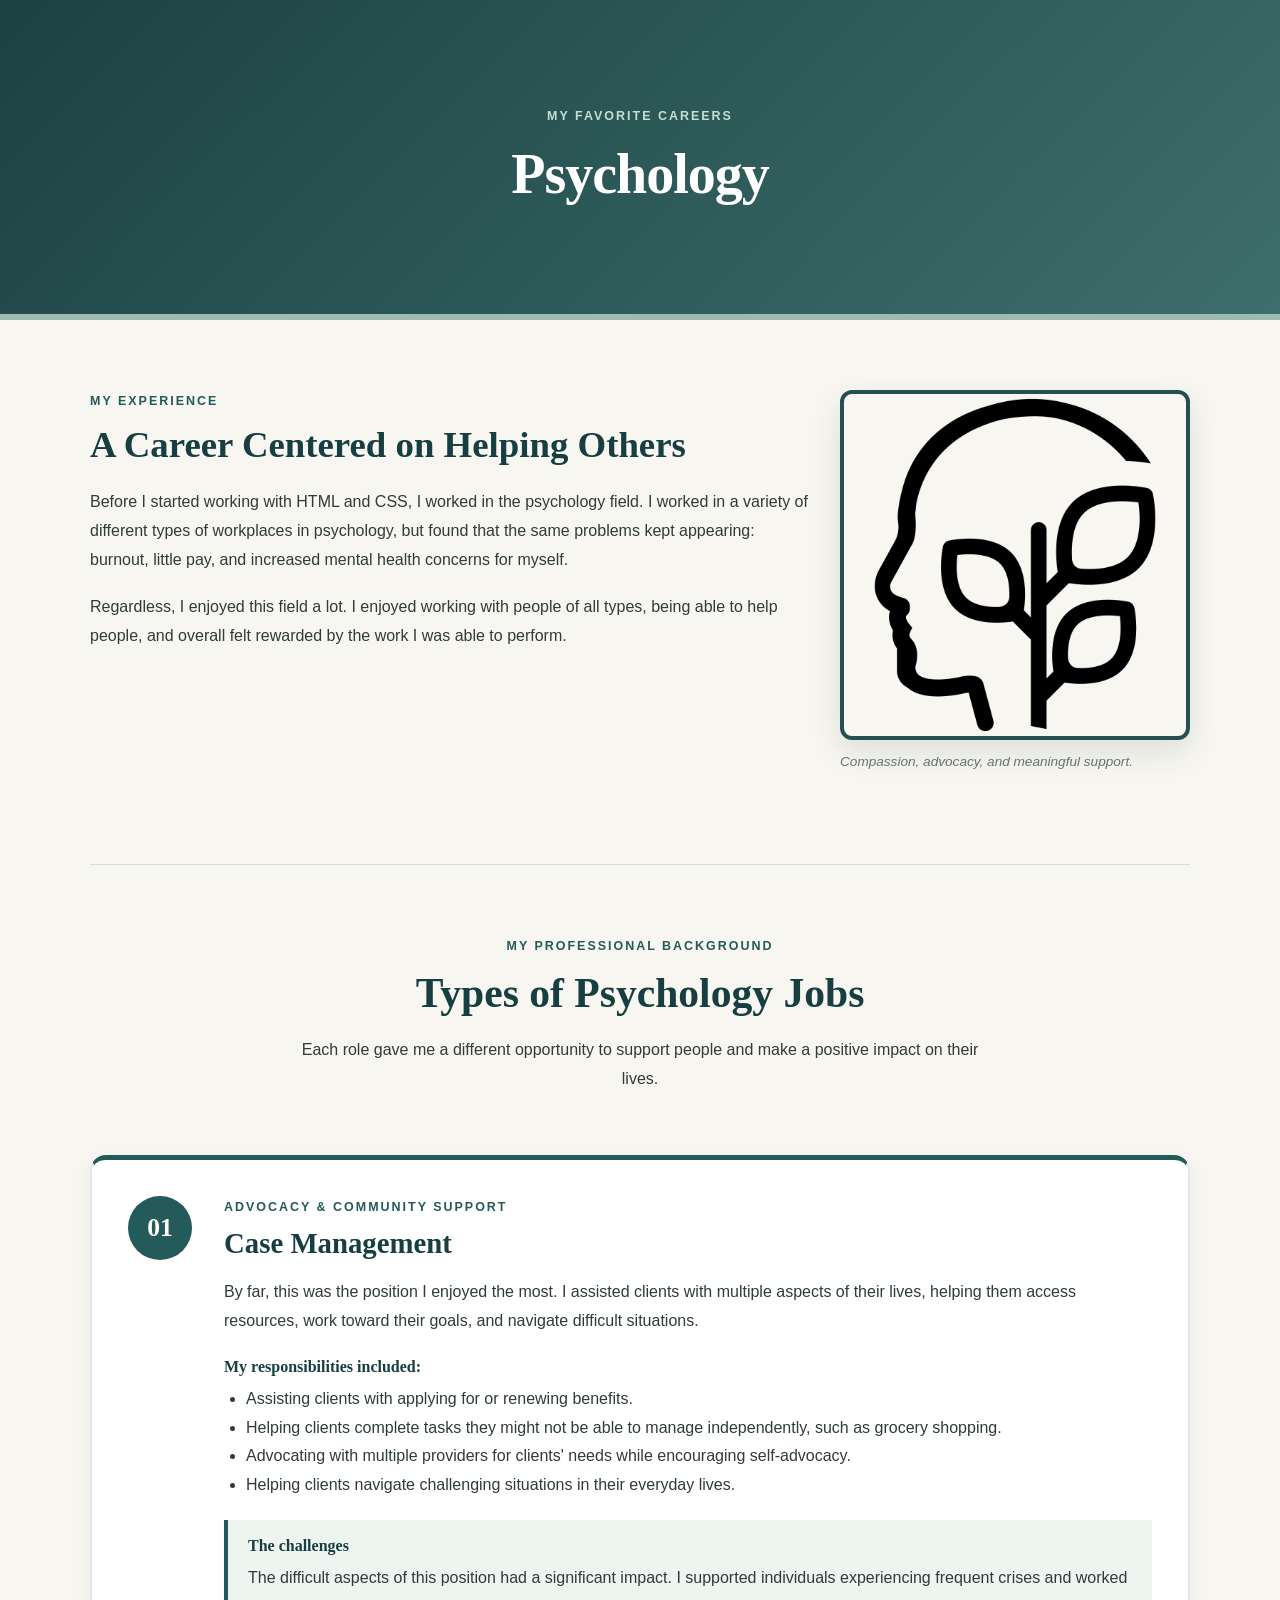
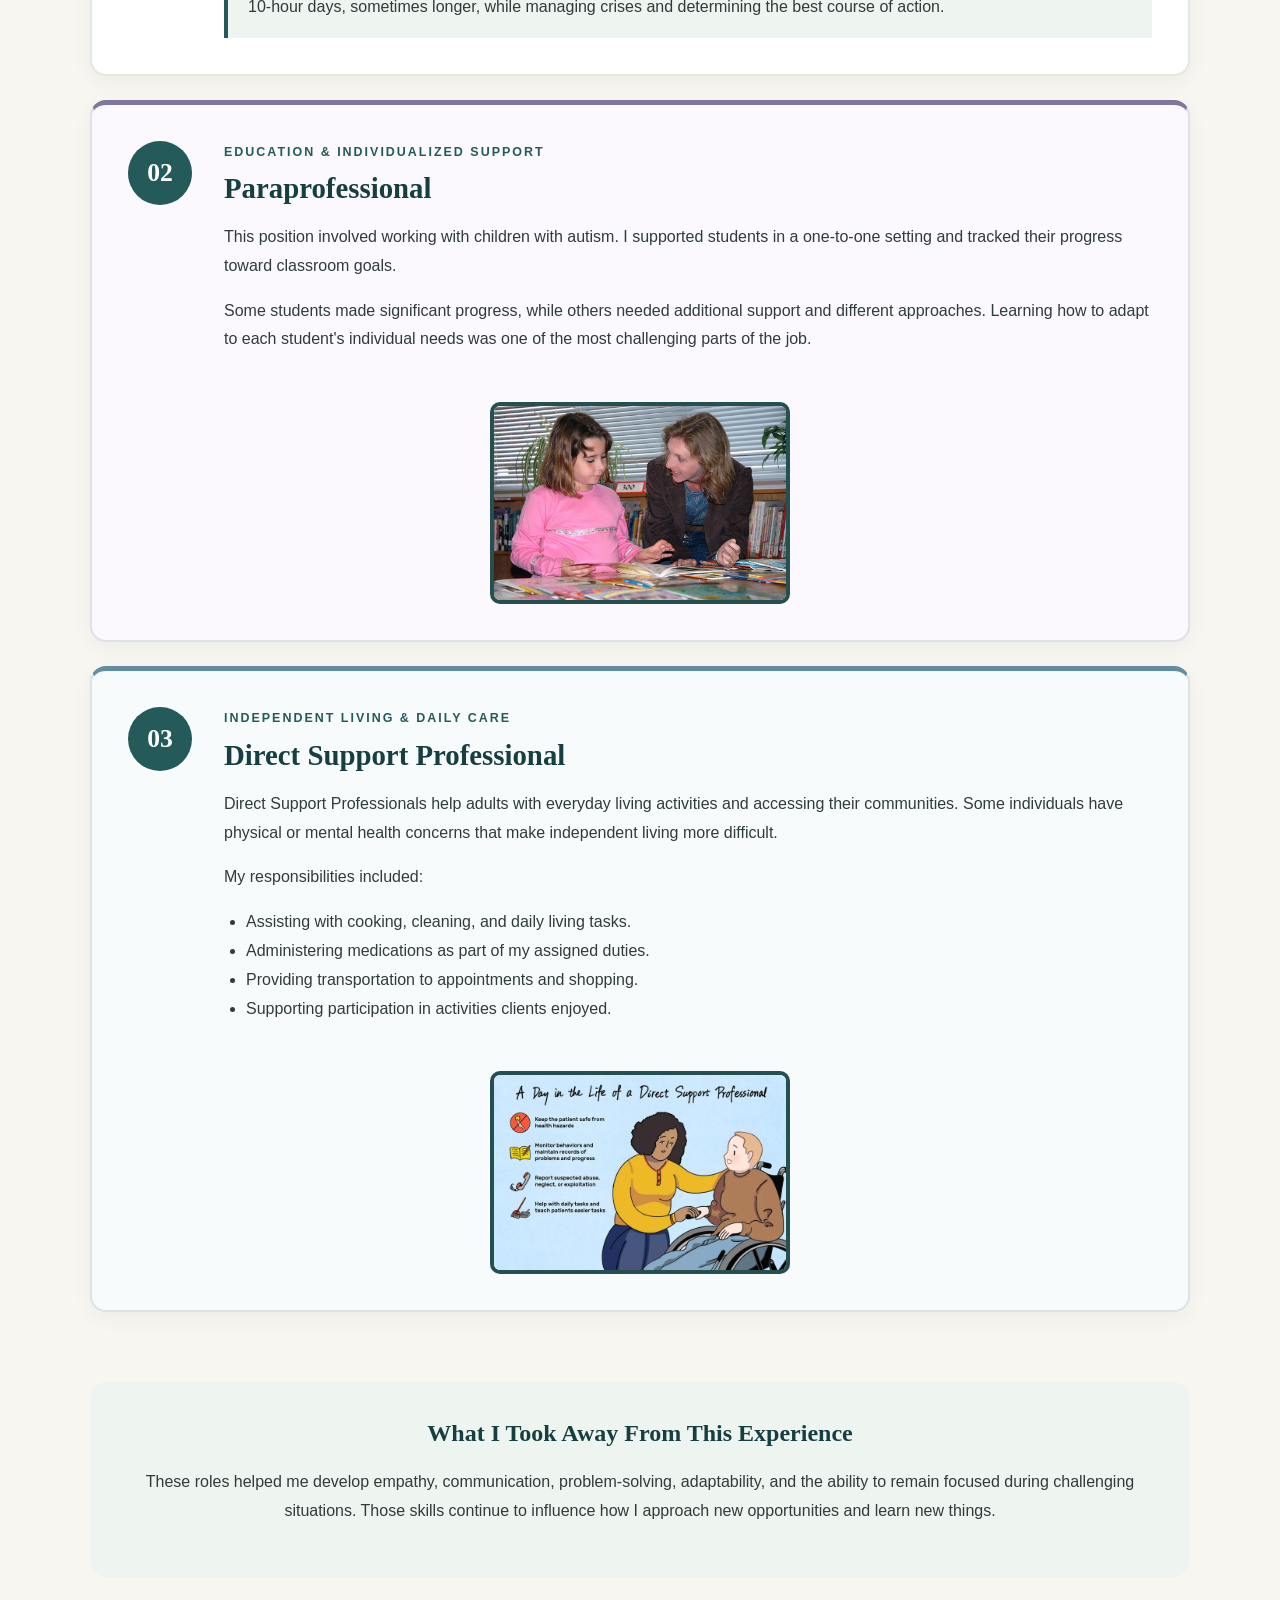
<file: index.html>
<!DOCTYPE html>
<html lang="en">
<head>
  <meta charset="UTF-8">
  <meta name="viewport" content="width=device-width, initial-scale=1.0">
  <link rel="stylesheet" href="style.css">
  <title>Psychology | My Career Experience</title>
</head>

<body>

  <!-- Page Header -->
  <header class="hero">
    <div class="hero-content">
      <p class="eyebrow">MY FAVORITE CAREERS</p>
      <h1>Psychology</h1>
    </div>
  </header>

  <main class="container">

    <!-- Introduction -->
    <section class="introduction">
      <!-- Img 1 -->
      <div class="intro-image">
        <img
          src="psychology.webp"
          alt="Head with leaves inside it">
        <figcaption class="figcaption">
          Compassion, advocacy, and meaningful support.
        </figcaption>
      </div>

      <div class="intro-text">
        <p class="section-label">MY EXPERIENCE</p>
        <h2>A Career Centered on Helping Others</h2>

        <p>
          Before I started working with HTML and CSS, I worked in the
          psychology field. I worked in a variety of different types of
          workplaces in psychology, but found that the same problems
          kept appearing: burnout, little pay, and increased mental
          health concerns for myself.
        </p>

        <p>
          Regardless, I enjoyed this field a lot. I enjoyed working
          with people of all types, being able to help people, and
          overall felt rewarded by the work I was able to perform.
        </p>
      </div>
    </section>

    <!-- Career Sections -->
    <section class="careers">
      <div class="section-heading">
        <p class="section-label">MY PROFESSIONAL BACKGROUND</p>
        <h2>Types of Psychology Jobs</h2>
        <p>
          Each role gave me a different opportunity to support
          people and make a positive impact on their lives.
        </p>
      </div>

      <!-- Case Management -->
      <section class="career-card case-management">
        <div class="card-number">01</div>

        <div class="card-content">
          <p class="card-category">ADVOCACY &amp; COMMUNITY SUPPORT</p>
          <h3>Case Management</h3>

          <p>
            By far, this was the position I enjoyed the most. I assisted
            clients with multiple aspects of their lives, helping them
            access resources, work toward their goals, and navigate
            difficult situations.
          </p>

          <h4>My responsibilities included:</h4>
          <ul>
            <li>Assisting clients with applying for or renewing benefits.</li>
            <li>
              Helping clients complete tasks they might not be able
              to manage independently, such as grocery shopping.
            </li>
            <li>
              Advocating with multiple providers for clients' needs
              while encouraging self-advocacy.
            </li>
            <li>
              Helping clients navigate challenging situations
              in their everyday lives.
            </li>
          </ul>

          <div class="challenge">
            <h4>The challenges</h4>
            <p>
              The difficult aspects of this position had a significant
              impact. I supported individuals experiencing frequent
              crises and worked 10-hour days, sometimes longer, while
              managing crises and determining the best course of action.
            </p>
          </div>
        </div>
      </section>

      <!-- Paraprofessional -->
      <section class="career-card paraprofessional">
        <div class="card-number">02</div>

        <div class="card-content">
          <p class="card-category">EDUCATION &amp; INDIVIDUALIZED SUPPORT</p>
          <h3>Paraprofessional</h3>

          <p>
            This position involved working with children with autism.
            I supported students in a one-to-one setting and tracked
            their progress toward classroom goals.
          </p>

          <p>
            Some students made significant progress, while others
            needed additional support and different approaches.
            Learning how to adapt to each student's individual needs
            was one of the most challenging parts of the job.
          </p>
        </div>

        <figure class="card-image">
          <img
            src="education-setting.jpg"
            alt="A classroom with learning materials"
            loading="lazy"
          >
        </figure>
      </section>

      <!-- Direct Support Professional -->
      <section class="career-card direct-support">
        <div class="card-number">03</div>

        <div class="card-content">
          <p class="card-category">INDEPENDENT LIVING &amp; DAILY CARE</p>
          <h3>Direct Support Professional</h3>

          <p>
            Direct Support Professionals help adults with everyday
            living activities and accessing their communities.
            Some individuals have physical or mental health concerns
            that make independent living more difficult.
          </p>

          <p>My responsibilities included:</p>

          <ul>
            <li>Assisting with cooking, cleaning, and daily living tasks.</li>
            <li>Administering medications as part of my assigned duties.</li>
            <li>Providing transportation to appointments and shopping.</li>
            <li>Supporting participation in activities clients enjoyed.</li>
          </ul>
        </div>

        <div class="card-image informational-image">
          <img src="dsp.png" alt="A welcoming community space">
        </div>
      </section>
    </section>

    <!-- Closing -->
    <section class="closing">
      <h2>What I Took Away From This Experience</h2>
      <p>
        These roles helped me develop empathy, communication,
        problem-solving, adaptability, and the ability to remain
        focused during challenging situations. Those skills continue
        to influence how I approach new opportunities and learn new things.
      </p>
    </section>

  </main>
</body>
</html>
</file>
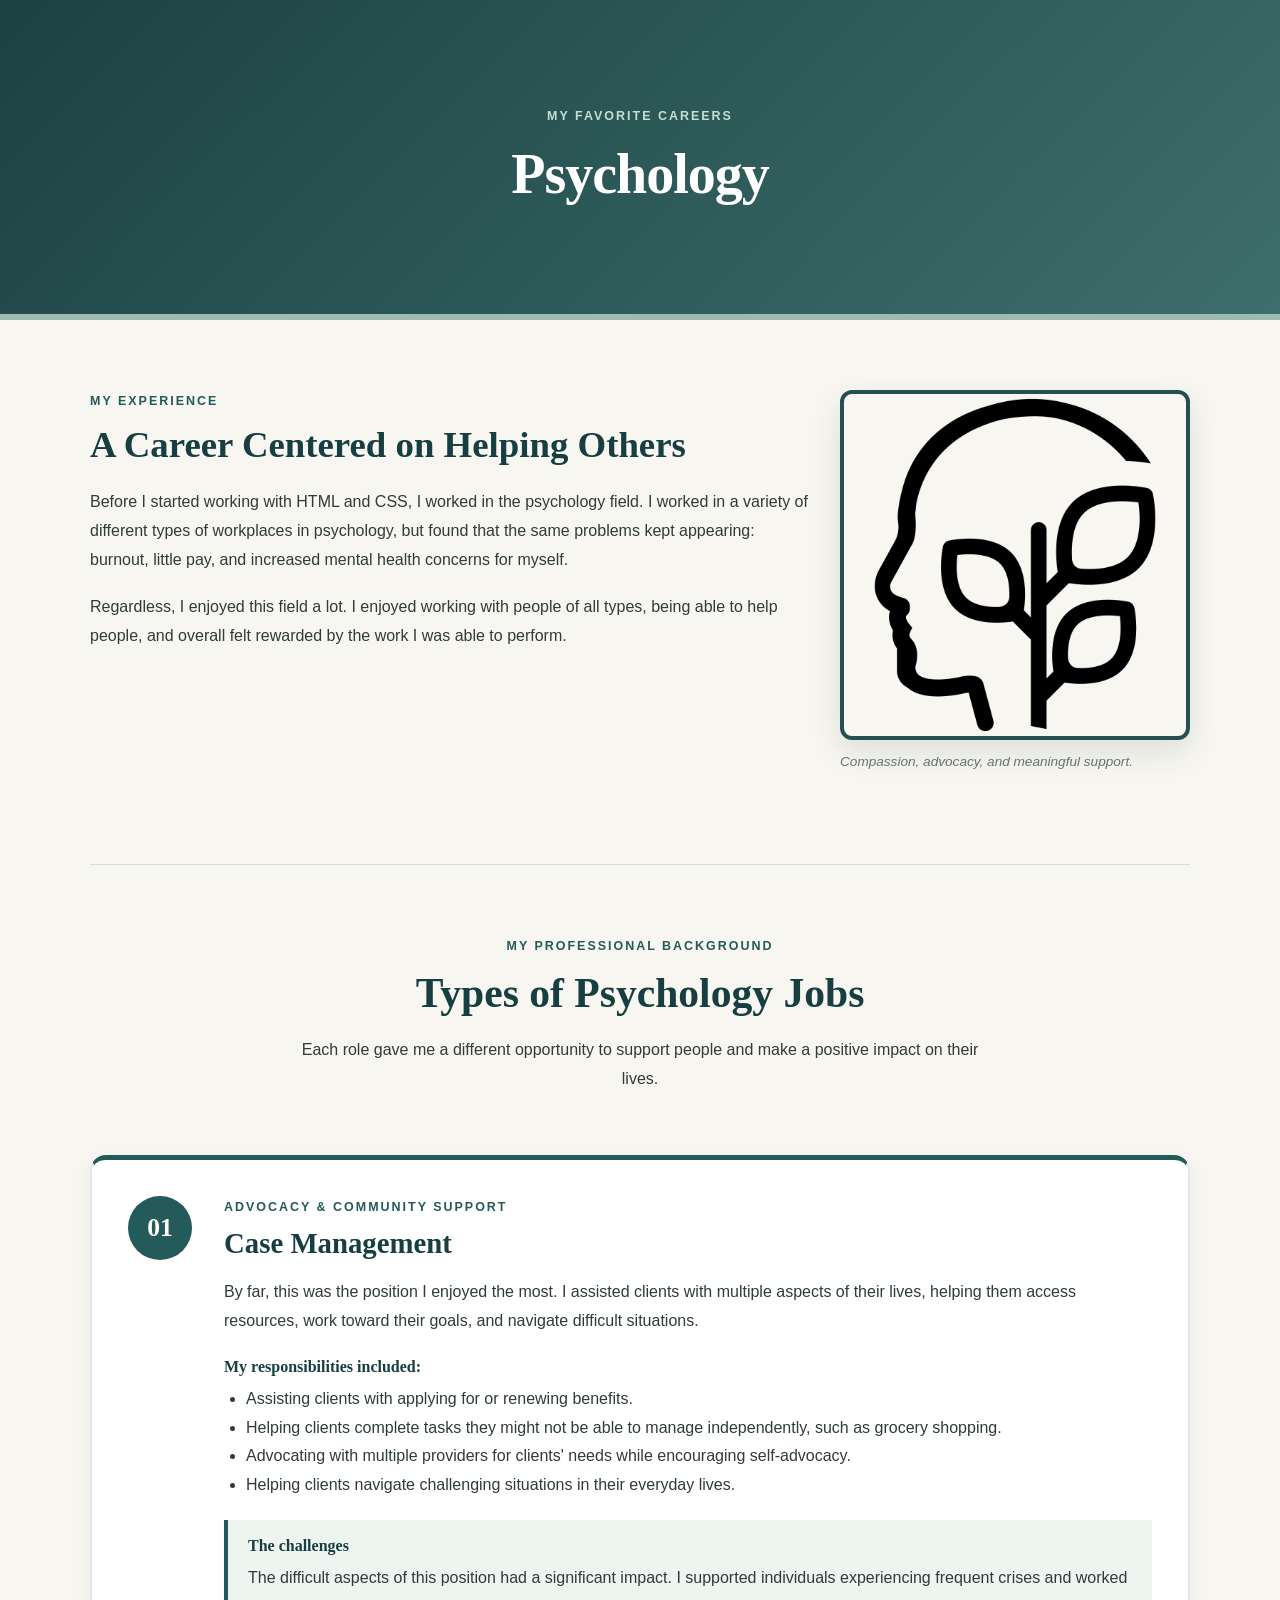
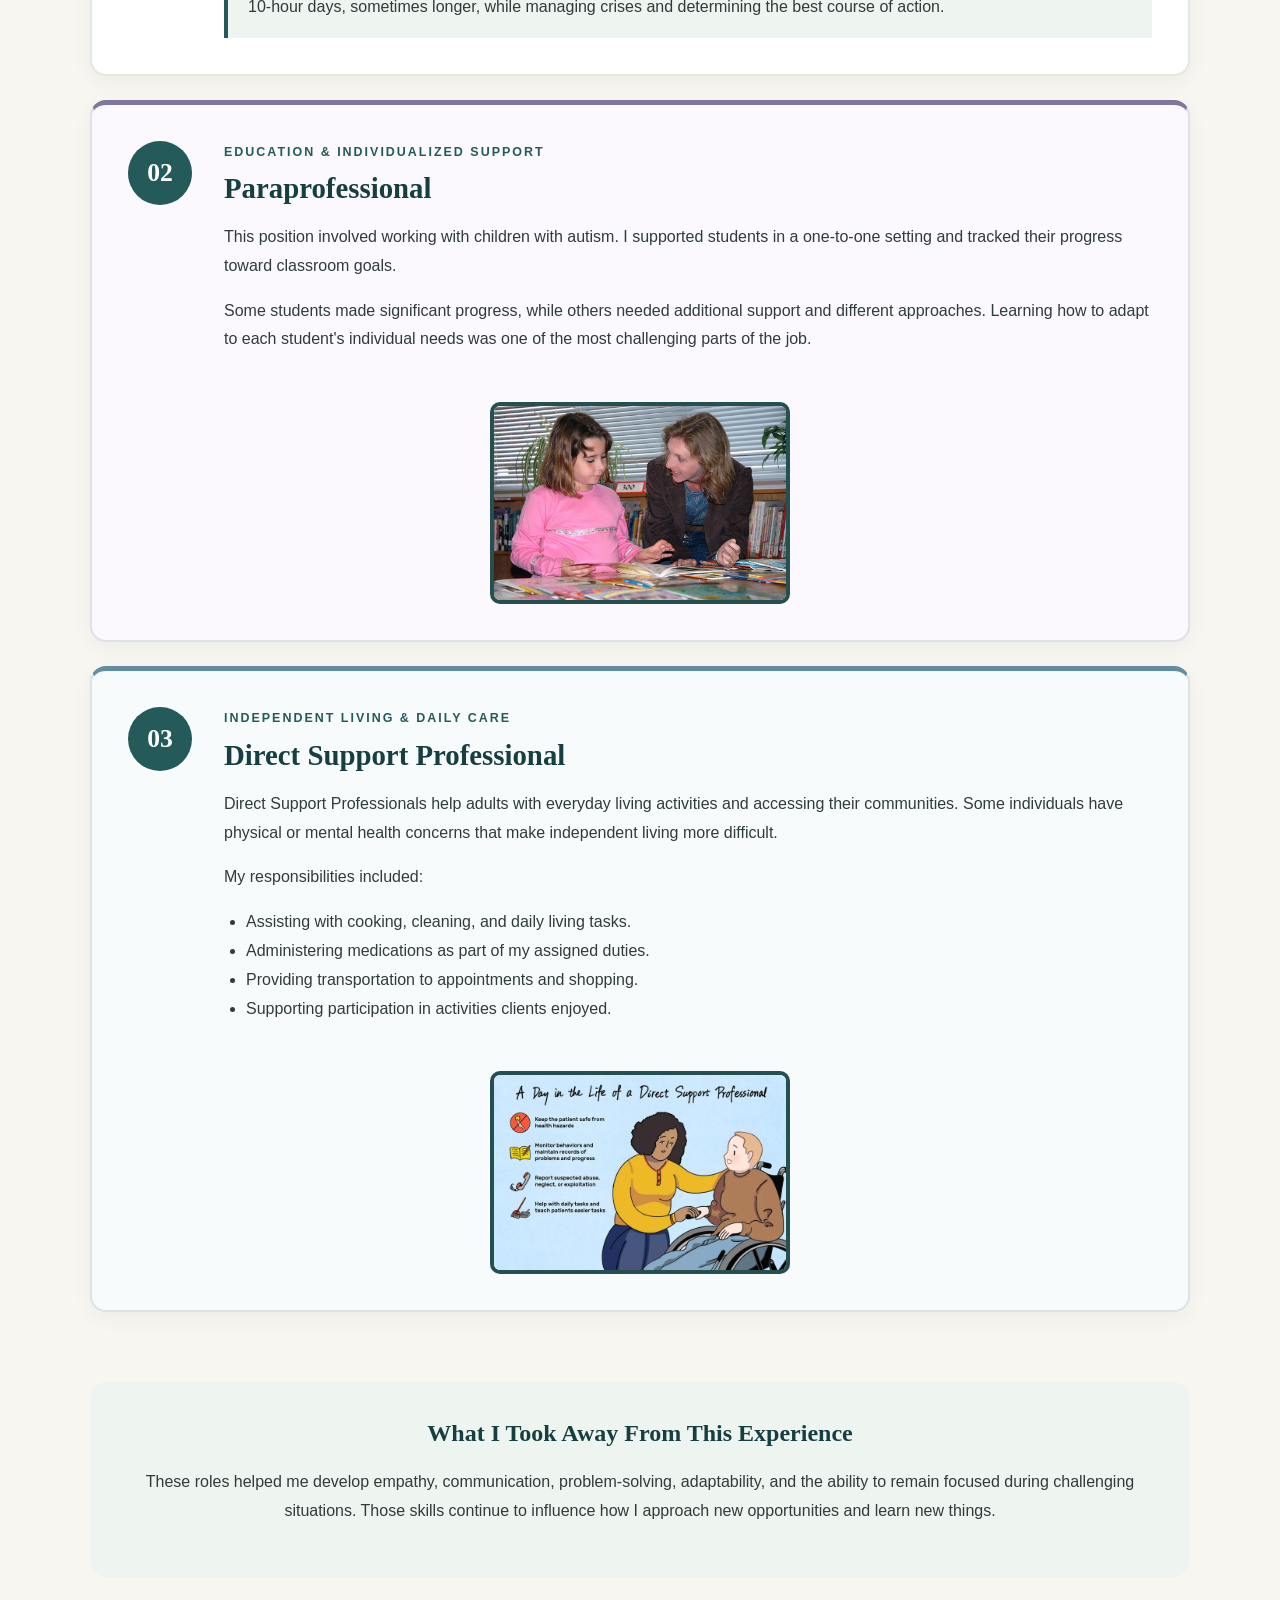
<file: index (3).html>
<!DOCTYPE html>
<html lang="en">
<head>
  <meta charset="UTF-8">
  <meta name="viewport" content="width=device-width, initial-scale=1.0">
  <link rel="stylesheet" href="style.css">
  <title>Psychology | My Career Experience</title>
</head>

<body>

  <!-- Page Header -->
  <header class="hero">
    <div class="hero-content">
      <p class="eyebrow">MY FAVORITE CAREERS</p>
      <h1>Psychology</h1>
    </div>
  </header>

  <main class="container">

    <!-- Introduction -->
    <section class="introduction">
      <!-- Img 1 -->
      <div class="intro-image">
        <img
          src="psychology.webp"
          alt="Head with leaves inside it">
        <figcaption class="figcaption">
          Compassion, advocacy, and meaningful support.
        </figcaption>
      </div>

      <div class="intro-text">
        <p class="section-label">MY EXPERIENCE</p>
        <h2>A Career Centered on Helping Others</h2>

        <p>
          Before I started working with HTML and CSS, I worked in the
          psychology field. I worked in a variety of different types of
          workplaces in psychology, but found that the same problems
          kept appearing: burnout, little pay, and increased mental
          health concerns for myself.
        </p>

        <p>
          Regardless, I enjoyed this field a lot. I enjoyed working
          with people of all types, being able to help people, and
          overall felt rewarded by the work I was able to perform.
        </p>
      </div>
    </section>

    <!-- Career Sections -->
    <section class="careers">
      <div class="section-heading">
        <p class="section-label">MY PROFESSIONAL BACKGROUND</p>
        <h2>Types of Psychology Jobs</h2>
        <p>
          Each role gave me a different opportunity to support
          people and make a positive impact on their lives.
        </p>
      </div>

      <!-- Case Management -->
      <article class="career-card case-management">
        <div class="card-number">01</div>

        <div class="card-content">
          <p class="card-category">ADVOCACY &amp; COMMUNITY SUPPORT</p>
          <h3>Case Management</h3>

          <p>
            By far, this was the position I enjoyed the most. I assisted
            clients with multiple aspects of their lives, helping them
            access resources, work toward their goals, and navigate
            difficult situations.
          </p>

          <h4>My responsibilities included:</h4>
          <ul>
            <li>Assisting clients with applying for or renewing benefits.</li>
            <li>
              Helping clients complete tasks they might not be able
              to manage independently, such as grocery shopping.
            </li>
            <li>
              Advocating with multiple providers for clients' needs
              while encouraging self-advocacy.
            </li>
            <li>
              Helping clients navigate challenging situations
              in their everyday lives.
            </li>
          </ul>

          <div class="challenge">
            <h4>The challenges</h4>
            <p>
              The difficult aspects of this position had a significant
              impact. I supported individuals experiencing frequent
              crises and worked 10-hour days, sometimes longer, while
              managing crises and determining the best course of action.
            </p>
          </div>
        </div>
      </article>

      <!-- Paraprofessional -->
      <article class="career-card paraprofessional">
        <div class="card-number">02</div>

        <div class="card-content">
          <p class="card-category">EDUCATION &amp; INDIVIDUALIZED SUPPORT</p>
          <h3>Paraprofessional</h3>

          <p>
            This position involved working with children with autism.
            I supported students in a one-to-one setting and tracked
            their progress toward classroom goals.
          </p>

          <p>
            Some students made significant progress, while others
            needed additional support and different approaches.
            Learning how to adapt to each student's individual needs
            was one of the most challenging parts of the job.
          </p>
        </div>

        <figure class="card-image">
          <img
            src="education-setting.jpg"
            alt="A classroom with learning materials"
            loading="lazy"
          >
        </figure>
      </article>

      <!-- Direct Support Professional -->
      <article class="career-card direct-support">
        <div class="card-number">03</div>

        <div class="card-content">
          <p class="card-category">INDEPENDENT LIVING &amp; DAILY CARE</p>
          <h3>Direct Support Professional</h3>

          <p>
            Direct Support Professionals help adults with everyday
            living activities and accessing their communities.
            Some individuals have physical or mental health concerns
            that make independent living more difficult.
          </p>

          <p>My responsibilities included:</p>

          <ul>
            <li>Assisting with cooking, cleaning, and daily living tasks.</li>
            <li>Administering medications as part of my assigned duties.</li>
            <li>Providing transportation to appointments and shopping.</li>
            <li>Supporting participation in activities clients enjoyed.</li>
          </ul>
        </div>

        <div class="card-image informational-image">
          <img src="dsp.png" alt="A welcoming community space">
        </div>
      </article>
    </section>

    <!-- Closing -->
    <section class="closing">
      <h2>What I Took Away From This Experience</h2>
      <p>
        These roles helped me develop empathy, communication,
        problem-solving, adaptability, and the ability to remain
        focused during challenging situations. Those skills continue
        to influence how I approach new opportunities and learn new things.
      </p>
    </section>

  </main>
</body>
</html>
</file>
<file: style.css>
:root {
  --teal: #245b5a;
  --teal-dark: #173e40;
  --cream: #f8f6f0;
  --white: #ffffff;
  --charcoal: #303b3b;
  --muted: #647575;
  --border: #d5e0da;
}

* {
  box-sizing: border-box;
}

body {
  margin: 0;
  background-color: var(--cream);
  color: var(--charcoal);
  font-family: Arial, Helvetica, sans-serif;
  font-size: 16px;
  line-height: 1.8;
}

h1,
h2,
h3,
h4 {
  font-family: Georgia, "Times New Roman", serif;
  line-height: 1.25;
  color: var(--teal-dark);
}

p {
  margin-top: 0;
}

img {
  display: block;
  max-width: 100%;
  height: auto;
}

.hero {
  min-height: 320px;
  padding: 60px 24px;
  display: flex;
  align-items: center;
  justify-content: center;
  text-align: center;
  color: var(--white);
  background: linear-gradient(
    135deg,
    rgba(23, 62, 64, 0.98),
    rgba(36, 91, 90, 0.88)
  );
  border-bottom: 6px solid #9dbbb0;
}

.hero-content {
  max-width: 800px;
  margin: 0 auto;
}

.eyebrow,
.section-label,
.card-category {
  font-size: 0.78rem;
  font-weight: bold;
  letter-spacing: 2px;
  text-transform: uppercase;
}

.eyebrow {
  margin: 0 0 12px;
  color: #c5ded3;
}

.hero h1 {
  margin: 0;
  color: var(--white);
  font-size: 3.5rem;
  letter-spacing: -1px;
}

.container {
  width: 92%;
  max-width: 1100px;
  margin: 0 auto;
}

.introduction {
  padding: 70px 0;
  border-bottom: 1px solid var(--border);
  display: flow-root;
}

.intro-text {
  min-width: 0;
}

.intro-text h2 {
  margin: 0 0 20px;
  font-size: 2.3rem;
}

.intro-text p:not(.section-label) {
  margin-bottom: 18px;
}

.section-label {
  margin-bottom: 10px;
  color: var(--teal);
}

.intro-image {
  float: right;
  width: 350px;
  max-width: 45%;
  margin: 0 0 20px 30px;
}

.intro-image img {
  width: 100%;
  height: 350px;
  object-fit: cover;
  border: 4px solid #265050;
  border-radius: 12px;
  box-shadow: 0 12px 30px rgba(23, 62, 64, 0.12);
}

.figcaption {
  margin-top: 10px;
  color: var(--muted);
  font-size: 0.85rem;
  font-style: italic;
}

.careers {
  padding: 70px 0;
  display: flex;
  flex-direction: column;
  gap: 24px;
}

.section-heading {
  max-width: 700px;
  margin: 0 auto 21px;
  text-align: center;
}

.section-heading h2 {
  margin: 0 0 16px;
  font-size: 2.6rem;
}

.career-card {
  display: flex;
  align-items: flex-start;
  flex-wrap: wrap;
  gap: 32px;
  position: relative;
  padding: 36px;
  border: 2px solid rgba(23, 62, 64, 0.12);
  border-top: 5px solid var(--teal);
  border-radius: 16px;
  background-color: var(--white);
  box-shadow: 0 6px 20px rgba(23, 62, 64, 0.05);
  transition: box-shadow 0.25s ease;
}

.career-card:hover {
  box-shadow: 0 12px 28px rgba(23, 62, 64, 0.16);
}

.paraprofessional {
  border-top-color: #81759d;
  background-color: #fbf9fd;
}

.direct-support {
  border-top-color: #608da3;
  background-color: #f8fbfc;
}

.card-number {
  flex: 0 0 64px;
  width: 64px;
  height: 64px;
  line-height: 64px;
  text-align: center;
  border-radius: 50%;
  background-color: var(--teal);
  color: var(--white);
  font-family: Georgia, "Times New Roman", serif;
  font-size: 1.6rem;
  font-weight: bold;
}

.card-content {
  flex: 1 1 500px;
  min-width: 0;
}

.card-category {
  margin: 0 0 8px;
  color: var(--teal);
}

.card-content h3 {
  margin: 0 0 16px;
  font-size: 1.8rem;
}

.card-content h4 {
  margin-bottom: 8px;
}

.card-content ul {
  margin-top: 8px;
  padding-left: 22px;
}

.challenge {
  margin-top: 20px;
  padding: 16px 20px;
  border-left: 4px solid var(--teal);
  background-color: #eef4ef;
}

.challenge h4 {
  margin-top: 0;
}

.challenge p:last-child {
  margin-bottom: 0;
}

.card-image {
  flex: 1 1 100%;
  width: 100%;
  display: flex;
  justify-content: center;
  align-items: center;
  margin: 0 auto;
}

.card-image img {
  display: block;
  width: 300px;
  max-width: 100%;
  height: auto;
  margin: 0 auto;
  object-fit: cover;
  border: 4px solid #265050;
  border-radius: 10px;
}

.informational-image {
  flex: 1 1 100%;
  width: 100%;
  display: flex;
  justify-content: center;
  align-items: center;
  margin: 0 auto;
}

.informational-image img {
  display: block;
  width: 300px;
  max-width: 100%;
  height: auto;
  margin: 0 auto;
}
.closing {
  margin: 0 0 70px;
  padding: 36px;
  border-radius: 16px;
  background-color: #eef4ef;
  text-align: center;
}

.closing h2 {
  margin-top: 0;
}

@media (max-width: 760px) {
  .hero {
    min-height: 240px;
  }

  .hero h1 {
    font-size: 2.6rem;
  }

  .introduction {
    padding: 50px 0;
  }

  .intro-image {
    max-width: 45%;
    margin-left: 20px;
  }

  .career-card {
    padding: 24px;
  }

  .card-number {
    width: 54px;
    height: 54px;
    flex-basis: 54px;
    line-height: 54px;
  }

  .card-content,
  .card-image {
    flex-basis: 100%;
  }
}

@media (max-width: 760px) {
  .card-content,
  .card-image,
  .informational-image {
    flex-basis: 100%;
  }
}
</file>
